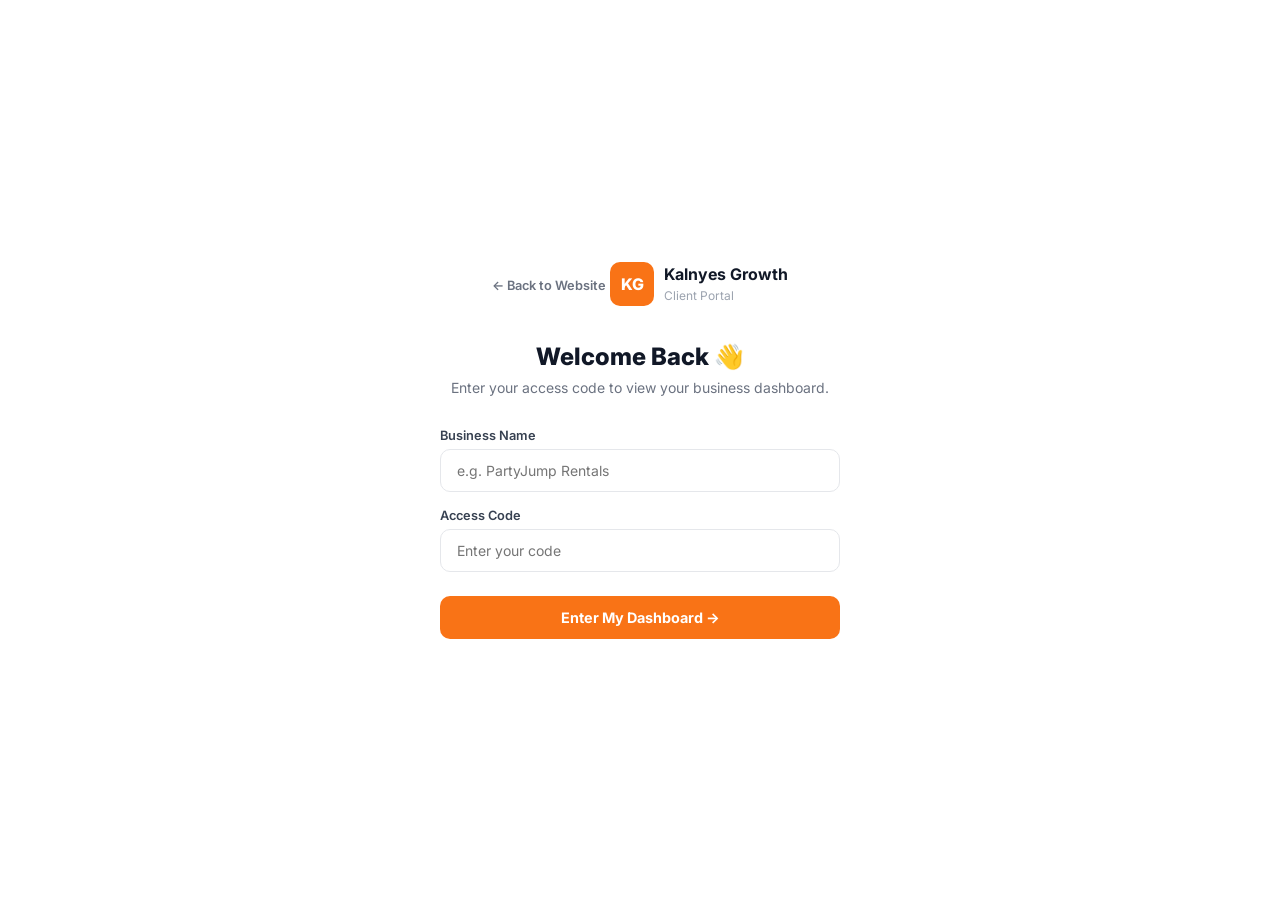
<file: portal.html>
<!DOCTYPE html>
<html lang="en">
<head>
  <meta charset="UTF-8" />
  <meta name="viewport" content="width=device-width, initial-scale=1.0" />
  <title>Client Portal | Kalnyes Growth</title>
  <link rel="preconnect" href="https://fonts.googleapis.com" />
  <link href="https://fonts.googleapis.com/css2?family=Inter:wght@400;500;600;700;800&display=swap" rel="stylesheet" />
  <style>
    *, *::before, *::after { box-sizing: border-box; margin: 0; padding: 0; }

    :root {
      --orange: #F97316;
      --dark: #111827;
      --gray-50: #F9FAFB;
      --gray-100: #F3F4F6;
      --gray-200: #E5E7EB;
      --gray-400: #9CA3AF;
      --gray-500: #6B7280;
      --gray-700: #374151;
      --white: #FFFFFF;
      --green: #16A34A;
      --green-bg: #F0FDF4;
      --red: #DC2626;
    }

    body {
      font-family: 'Inter', sans-serif;
      background: var(--gray-50);
      color: var(--dark);
      min-height: 100vh;
    }

    /* ===== LOGIN SCREEN ===== */
    .login-screen {
      min-height: 100vh;
      display: flex;
      align-items: center;
      justify-content: center;
      padding: 24px;
      background: var(--white);
    }
    .login-box {
      width: 100%;
      max-width: 400px;
      text-align: center;
    }
    .login-logo {
      display: inline-flex;
      align-items: center;
      gap: 10px;
      margin-bottom: 36px;
      text-decoration: none;
    }
    .login-badge {
      width: 44px; height: 44px;
      background: var(--orange);
      border-radius: 10px;
      display: flex; align-items: center; justify-content: center;
      color: white; font-weight: 800; font-size: 1rem;
    }
    .login-brand { text-align: left; }
    .login-brand-name { font-size: 1rem; font-weight: 700; color: var(--dark); display: block; }
    .login-brand-sub { font-size: 0.75rem; color: var(--gray-400); }
    .login-box h1 { font-size: 1.5rem; font-weight: 800; margin-bottom: 8px; }
    .login-box p { font-size: 0.875rem; color: var(--gray-500); margin-bottom: 32px; }
    .login-field { margin-bottom: 16px; text-align: left; }
    .login-field label { display: block; font-size: 0.8rem; font-weight: 600; color: var(--gray-700); margin-bottom: 6px; }
    .login-field input {
      width: 100%;
      padding: 12px 16px;
      border: 1.5px solid var(--gray-200);
      border-radius: 10px;
      font-size: 0.875rem;
      font-family: inherit;
      color: var(--dark);
      outline: none;
      transition: border-color 0.2s;
    }
    .login-field input:focus { border-color: var(--orange); }
    .login-btn {
      width: 100%;
      padding: 13px;
      background: var(--orange);
      color: white;
      border: none;
      border-radius: 10px;
      font-size: 0.9rem;
      font-weight: 700;
      font-family: inherit;
      cursor: pointer;
      margin-top: 8px;
      transition: opacity 0.2s;
    }
    .login-btn:hover { opacity: 0.9; }
    .login-error {
      display: none;
      background: #FEF2F2;
      border: 1px solid #FECACA;
      color: var(--red);
      font-size: 0.8rem;
      padding: 10px 14px;
      border-radius: 8px;
      margin-top: 12px;
    }

    /* ===== PORTAL ===== */
    .portal { display: none; }

    .portal-header {
      background: var(--white);
      border-bottom: 1px solid var(--gray-200);
      padding: 0 32px;
      height: 64px;
      display: flex;
      align-items: center;
      justify-content: space-between;
      position: sticky;
      top: 0;
      z-index: 10;
    }
    .portal-logo {
      display: flex;
      align-items: center;
      gap: 10px;
      text-decoration: none;
    }
    .portal-badge {
      width: 36px; height: 36px;
      background: var(--orange);
      border-radius: 8px;
      display: flex; align-items: center; justify-content: center;
      color: white; font-weight: 800; font-size: 0.85rem;
    }
    .portal-brand-name { font-size: 0.9rem; font-weight: 700; color: var(--dark); }
    .portal-brand-sub { font-size: 0.7rem; color: var(--gray-400); }
    .portal-header-right { display: flex; align-items: center; gap: 16px; }
    .portal-client-name { font-size: 0.85rem; font-weight: 600; color: var(--gray-700); }
    .logout-btn {
      padding: 7px 14px;
      border: 1.5px solid var(--gray-200);
      border-radius: 8px;
      background: transparent;
      font-size: 0.78rem;
      font-weight: 600;
      color: var(--gray-500);
      cursor: pointer;
      font-family: inherit;
      transition: all 0.2s;
    }
    .logout-btn:hover { border-color: var(--red); color: var(--red); }

    .portal-body { padding: 40px 32px 80px; max-width: 1100px; margin: 0 auto; }

    .portal-welcome { margin-bottom: 40px; }
    .portal-welcome h2 { font-size: 1.5rem; font-weight: 800; margin-bottom: 6px; }
    .portal-welcome p { font-size: 0.9rem; color: var(--gray-500); }

    /* Status bar */
    .status-bar {
      background: var(--green-bg);
      border: 1px solid #BBF7D0;
      border-radius: 12px;
      padding: 14px 20px;
      display: flex;
      align-items: center;
      gap: 10px;
      margin-bottom: 40px;
      font-size: 0.875rem;
      font-weight: 500;
      color: var(--green);
    }
    .status-dot {
      width: 8px; height: 8px;
      background: var(--green);
      border-radius: 50%;
      flex-shrink: 0;
      animation: pulse 2s infinite;
    }
    @keyframes pulse {
      0%, 100% { opacity: 1; }
      50% { opacity: 0.4; }
    }

    /* Section label */
    .section-label {
      font-size: 0.72rem;
      font-weight: 700;
      text-transform: uppercase;
      letter-spacing: 0.06em;
      color: var(--gray-400);
      margin-bottom: 16px;
    }

    /* Tool cards grid */
    .tools-grid {
      display: grid;
      grid-template-columns: repeat(auto-fill, minmax(280px, 1fr));
      gap: 16px;
      margin-bottom: 48px;
    }

    .tool-card {
      background: var(--white);
      border: 1.5px solid var(--gray-200);
      border-radius: 16px;
      padding: 24px;
      text-decoration: none;
      color: inherit;
      display: flex;
      flex-direction: column;
      gap: 12px;
      transition: all 0.2s;
      cursor: pointer;
    }
    .tool-card:hover {
      border-color: var(--orange);
      box-shadow: 0 4px 20px rgba(249,115,22,0.1);
      transform: translateY(-2px);
    }
    .tool-card-top { display: flex; align-items: flex-start; justify-content: space-between; gap: 12px; }
    .tool-icon {
      width: 44px; height: 44px;
      border-radius: 10px;
      display: flex; align-items: center; justify-content: center;
      font-size: 1.2rem;
      flex-shrink: 0;
    }
    .tool-arrow {
      font-size: 1rem;
      color: var(--gray-400);
      transition: transform 0.2s, color 0.2s;
    }
    .tool-card:hover .tool-arrow { transform: translate(2px, -2px); color: var(--orange); }
    .tool-name { font-size: 0.95rem; font-weight: 700; color: var(--dark); margin-bottom: 3px; }
    .tool-desc { font-size: 0.8rem; color: var(--gray-500); line-height: 1.5; }
    .tool-tag {
      display: inline-block;
      font-size: 0.7rem;
      font-weight: 600;
      padding: 3px 10px;
      border-radius: 20px;
      width: fit-content;
    }
    .tag-bookings { background: #EFF6FF; color: #2563EB; }
    .tag-email { background: #FFF7ED; color: var(--orange); }
    .tag-analytics { background: #F0FDF4; color: var(--green); }
    .tag-social { background: #F5F3FF; color: #7C3AED; }
    .tag-website { background: var(--gray-100); color: var(--gray-700); }

    /* Quick links */
    .quick-grid {
      display: grid;
      grid-template-columns: repeat(auto-fill, minmax(200px, 1fr));
      gap: 12px;
      margin-bottom: 48px;
    }
    .quick-btn {
      background: var(--white);
      border: 1.5px solid var(--gray-200);
      border-radius: 12px;
      padding: 14px 18px;
      display: flex;
      align-items: center;
      gap: 10px;
      text-decoration: none;
      font-size: 0.85rem;
      font-weight: 600;
      color: var(--gray-700);
      transition: all 0.2s;
      cursor: pointer;
    }
    .quick-btn:hover { border-color: var(--orange); color: var(--orange); background: #FFF7ED; }
    .quick-btn span { font-size: 1rem; }

    /* Help box */
    .help-box {
      background: var(--white);
      border: 1.5px solid var(--gray-200);
      border-radius: 16px;
      padding: 28px;
      display: flex;
      align-items: center;
      gap: 20px;
    }
    .help-icon { font-size: 2rem; flex-shrink: 0; }
    .help-box h4 { font-size: 0.95rem; font-weight: 700; margin-bottom: 4px; }
    .help-box p { font-size: 0.82rem; color: var(--gray-500); margin-bottom: 14px; }
    .help-cta {
      display: inline-block;
      padding: 9px 18px;
      background: var(--orange);
      color: white;
      border-radius: 8px;
      font-size: 0.82rem;
      font-weight: 700;
      text-decoration: none;
      transition: opacity 0.2s;
    }
    .help-cta:hover { opacity: 0.88; }

    @media (max-width: 600px) {
      .portal-header { padding: 0 16px; }
      .portal-body { padding: 24px 16px 60px; }
      .portal-client-name { display: none; }
      .tools-grid { grid-template-columns: 1fr; }
      .help-box { flex-direction: column; text-align: center; }
    }
  </style>
</head>
<body>

<!-- ===== LOGIN SCREEN ===== -->
<div class="login-screen" id="login-screen">
  <div class="login-box">
    <a href="index.html" style="display:inline-flex;align-items:center;gap:6px;font-size:0.8rem;font-weight:600;color:var(--gray-500);text-decoration:none;margin-bottom:32px;transition:color 0.2s;" onmouseover="this.style.color='var(--orange)'" onmouseout="this.style.color='var(--gray-500)'">
      ← Back to Website
    </a>
    <a class="login-logo">
      <div class="login-badge">KG</div>
      <div class="login-brand">
        <span class="login-brand-name">Kalnyes Growth</span>
        <span class="login-brand-sub">Client Portal</span>
      </div>
    </a>
    <h1>Welcome Back 👋</h1>
    <p>Enter your access code to view your business dashboard.</p>
    <div class="login-field">
      <label>Business Name</label>
      <input type="text" id="input-name" placeholder="e.g. PartyJump Rentals" />
    </div>
    <div class="login-field">
      <label>Access Code</label>
      <input type="password" id="input-code" placeholder="Enter your code" />
    </div>
    <button class="login-btn" onclick="handleLogin()">Enter My Dashboard →</button>
    <div class="login-error" id="login-error">Incorrect access code. Contact your Kalnyes Growth manager.</div>
  </div>
</div>

<!-- ===== CLIENT PORTAL ===== -->
<div class="portal" id="portal">

  <header class="portal-header">
    <div class="portal-logo">
      <div class="portal-badge">KG</div>
      <div>
        <div class="portal-brand-name">Kalnyes Growth</div>
        <div class="portal-brand-sub">Client Portal</div>
      </div>
    </div>
    <div class="portal-header-right">
      <span class="portal-client-name" id="display-name">—</span>
      <button class="logout-btn" onclick="handleLogout()">Log Out</button>
    </div>
  </header>

  <div class="portal-body">

    <div class="portal-welcome">
      <h2>Your Business Dashboard</h2>
      <p>Everything you need to run and grow your party rental business — all in one place.</p>
    </div>

    <div class="status-bar">
      <div class="status-dot"></div>
      Your website is live and running. All systems active.
    </div>

    <!-- MAIN TOOLS -->
    <div class="section-label">Your Tools</div>
    <div class="tools-grid">

      <a class="tool-card" href="https://app.booqable.com" target="_blank" rel="noopener">
        <div class="tool-card-top">
          <div class="tool-icon" style="background:#FFF7ED;">📦</div>
          <span class="tool-arrow">↗</span>
        </div>
        <div>
          <div class="tool-name">Bookings & Orders</div>
          <div class="tool-desc">See all your reservations, manage products, check availability, and track payments.</div>
        </div>
        <span class="tool-tag tag-bookings">Booqable</span>
      </a>

      <a class="tool-card" href="https://mailchimp.com/login" target="_blank" rel="noopener">
        <div class="tool-card-top">
          <div class="tool-icon" style="background:#FFF7ED;">📧</div>
          <span class="tool-arrow">↗</span>
        </div>
        <div>
          <div class="tool-name">Email & Leads</div>
          <div class="tool-desc">View your email subscriber list, see who signed up, and check your automated campaigns.</div>
        </div>
        <span class="tool-tag tag-email">Mailchimp</span>
      </a>

      <a class="tool-card" href="https://analytics.google.com" target="_blank" rel="noopener">
        <div class="tool-card-top">
          <div class="tool-icon" style="background:#F0FDF4;">📊</div>
          <span class="tool-arrow">↗</span>
        </div>
        <div>
          <div class="tool-name">Website Traffic</div>
          <div class="tool-desc">See how many people visited your site, where they came from, and what pages they viewed.</div>
        </div>
        <span class="tool-tag tag-analytics">Google Analytics</span>
      </a>

      <a class="tool-card" href="https://business.google.com" target="_blank" rel="noopener">
        <div class="tool-card-top">
          <div class="tool-icon" style="background:#F0FDF4;">📍</div>
          <span class="tool-arrow">↗</span>
        </div>
        <div>
          <div class="tool-name">Google Business Profile</div>
          <div class="tool-desc">Manage your Google listing, respond to reviews, and update your business info.</div>
        </div>
        <span class="tool-tag tag-analytics">Google</span>
      </a>

      <a class="tool-card" href="https://www.facebook.com/login" target="_blank" rel="noopener">
        <div class="tool-card-top">
          <div class="tool-icon" style="background:#EFF6FF;">📱</div>
          <span class="tool-arrow">↗</span>
        </div>
        <div>
          <div class="tool-name">Facebook & Instagram</div>
          <div class="tool-desc">Manage your social pages, respond to messages, and check your post performance.</div>
        </div>
        <span class="tool-tag tag-social">Meta</span>
      </a>

      <a class="tool-card" href="#" target="_blank" rel="noopener" id="website-link">
        <div class="tool-card-top">
          <div class="tool-icon" style="background:var(--gray-100);">🌐</div>
          <span class="tool-arrow">↗</span>
        </div>
        <div>
          <div class="tool-name">Your Website</div>
          <div class="tool-desc">View your live website as your customers see it. Share this link to get more bookings.</div>
        </div>
        <span class="tool-tag tag-website">Live Site</span>
      </a>

    </div>

    <!-- QUICK ACTIONS -->
    <div class="section-label">Quick Actions</div>
    <div class="quick-grid">
      <a class="quick-btn" href="https://app.booqable.com" target="_blank"><span>➕</span> Add a New Product</a>
      <a class="quick-btn" href="https://app.booqable.com" target="_blank"><span>📅</span> View Today's Bookings</a>
      <a class="quick-btn" href="https://business.google.com" target="_blank"><span>⭐</span> Respond to Reviews</a>
      <a class="quick-btn" href="https://mailchimp.com/login" target="_blank"><span>📨</span> Send an Email Blast</a>
      <a class="quick-btn" href="https://analytics.google.com" target="_blank"><span>📈</span> Check This Week's Traffic</a>
      <a class="quick-btn" href="https://www.facebook.com" target="_blank"><span>💬</span> Check Messages</a>
    </div>

    <!-- HELP -->
    <div class="help-box">
      <div class="help-icon">🙋</div>
      <div>
        <h4>Need help with anything?</h4>
        <p>Your Kalnyes Growth manager is here. Whether it's updating your site, adding products, or fixing something — just reach out and we'll handle it fast.</p>
        <a href="mailto:jessyt440@gmail.com" class="help-cta">Contact Your Manager →</a>
      </div>
    </div>

  </div>
</div>

<script>
  // ===== CLIENT CREDENTIALS =====
  // Add each client: { name: 'Display Name', code: 'their-password', website: 'https://...' }
  const clients = [
    { name: 'PartyJump Rentals',       code: 'partyjump2024',  website: 'https://partyjumprentals.com' },
    { name: 'Bounce World',            code: 'bounceworld2024', website: 'https://bounceworld.com' },
    // Add more clients here
  ];

  function handleLogin() {
    const nameInput = document.getElementById('input-name').value.trim().toLowerCase();
    const codeInput = document.getElementById('input-code').value.trim();
    const error = document.getElementById('login-error');

    const match = clients.find(c =>
      c.name.toLowerCase() === nameInput && c.code === codeInput
    );

    if (match) {
      error.style.display = 'none';
      document.getElementById('login-screen').style.display = 'none';
      document.getElementById('portal').style.display = 'block';
      document.getElementById('display-name').textContent = match.name;
      document.getElementById('website-link').href = match.website;
      sessionStorage.setItem('kg-client', JSON.stringify(match));
    } else {
      error.style.display = 'block';
    }
  }

  function handleLogout() {
    sessionStorage.removeItem('kg-client');
    document.getElementById('portal').style.display = 'none';
    document.getElementById('login-screen').style.display = 'flex';
    document.getElementById('input-code').value = '';
  }

  // Stay logged in during same browser session
  const saved = sessionStorage.getItem('kg-client');
  if (saved) {
    const client = JSON.parse(saved);
    document.getElementById('login-screen').style.display = 'none';
    document.getElementById('portal').style.display = 'block';
    document.getElementById('display-name').textContent = client.name;
    document.getElementById('website-link').href = client.website;
  }

  // Allow Enter key on password field
  document.addEventListener('DOMContentLoaded', () => {
    document.getElementById('input-code').addEventListener('keydown', e => {
      if (e.key === 'Enter') handleLogin();
    });
  });
</script>
</body>
</html>
</file>
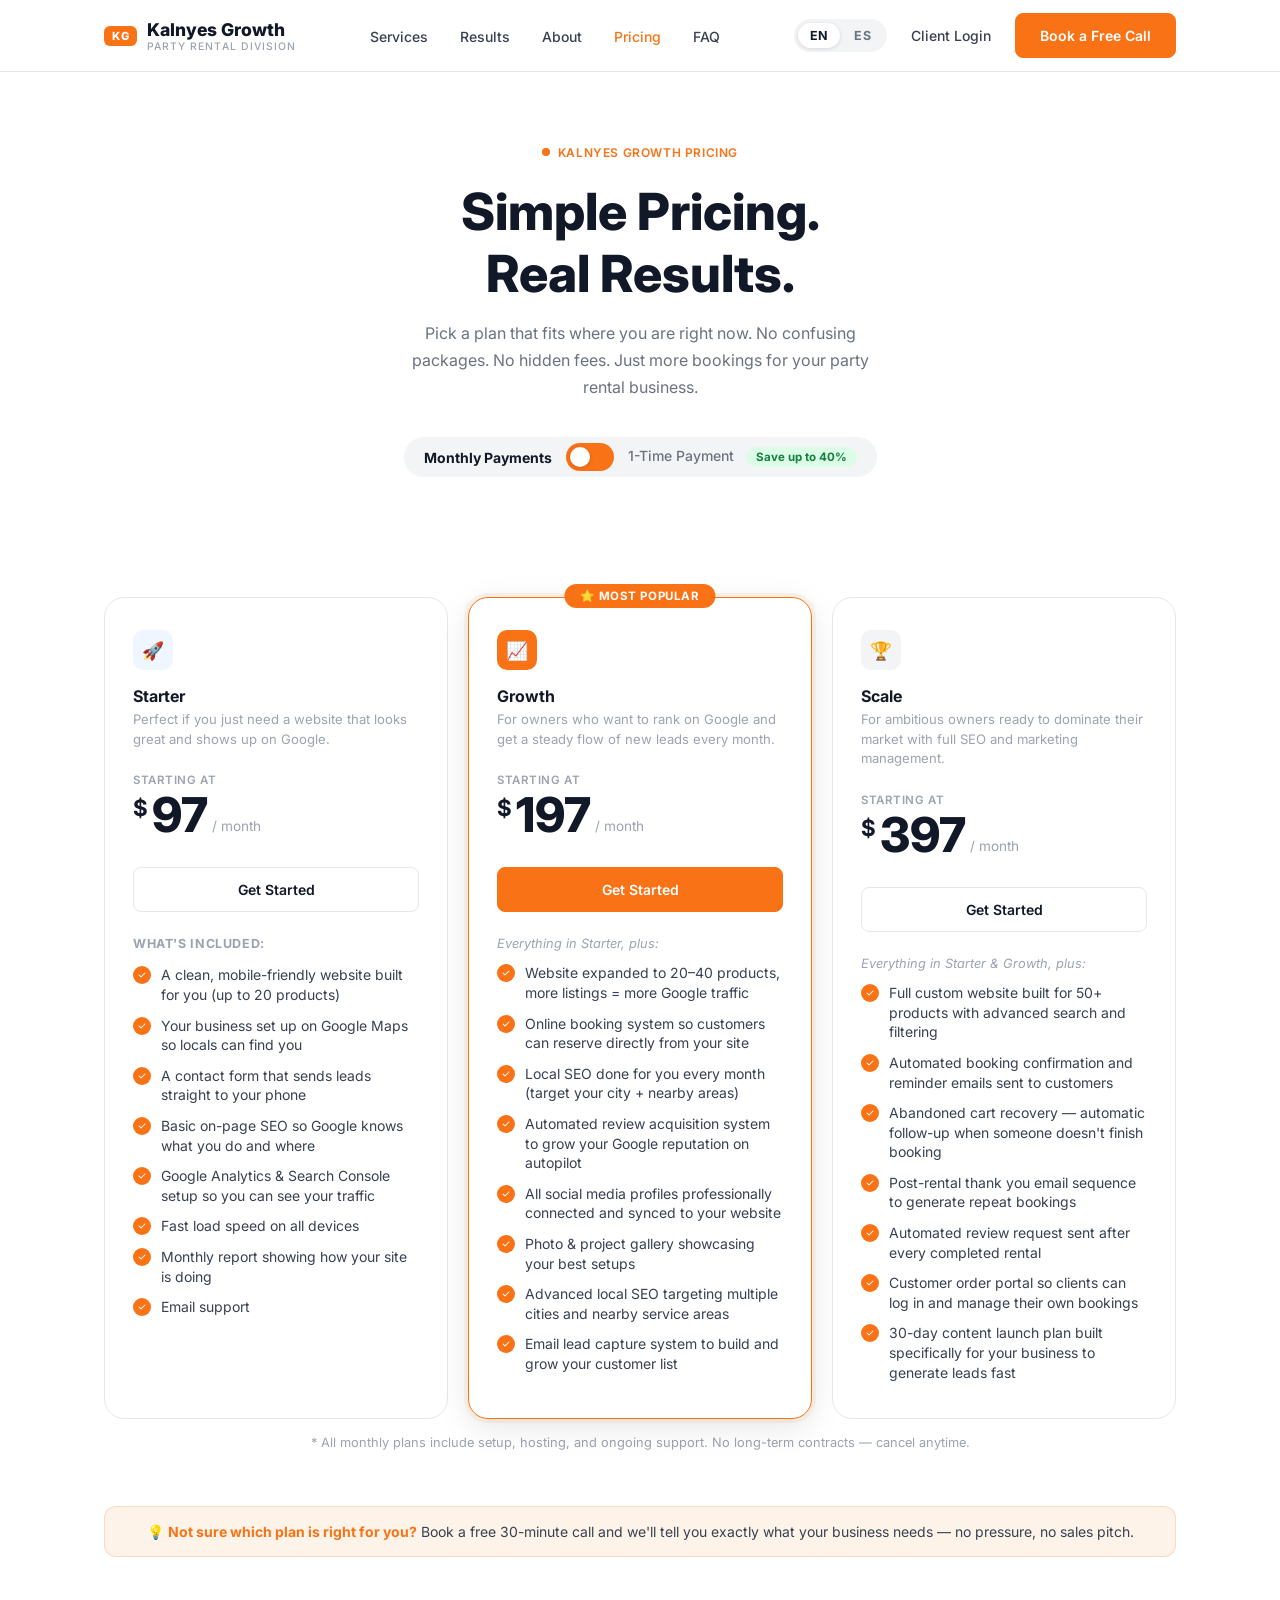
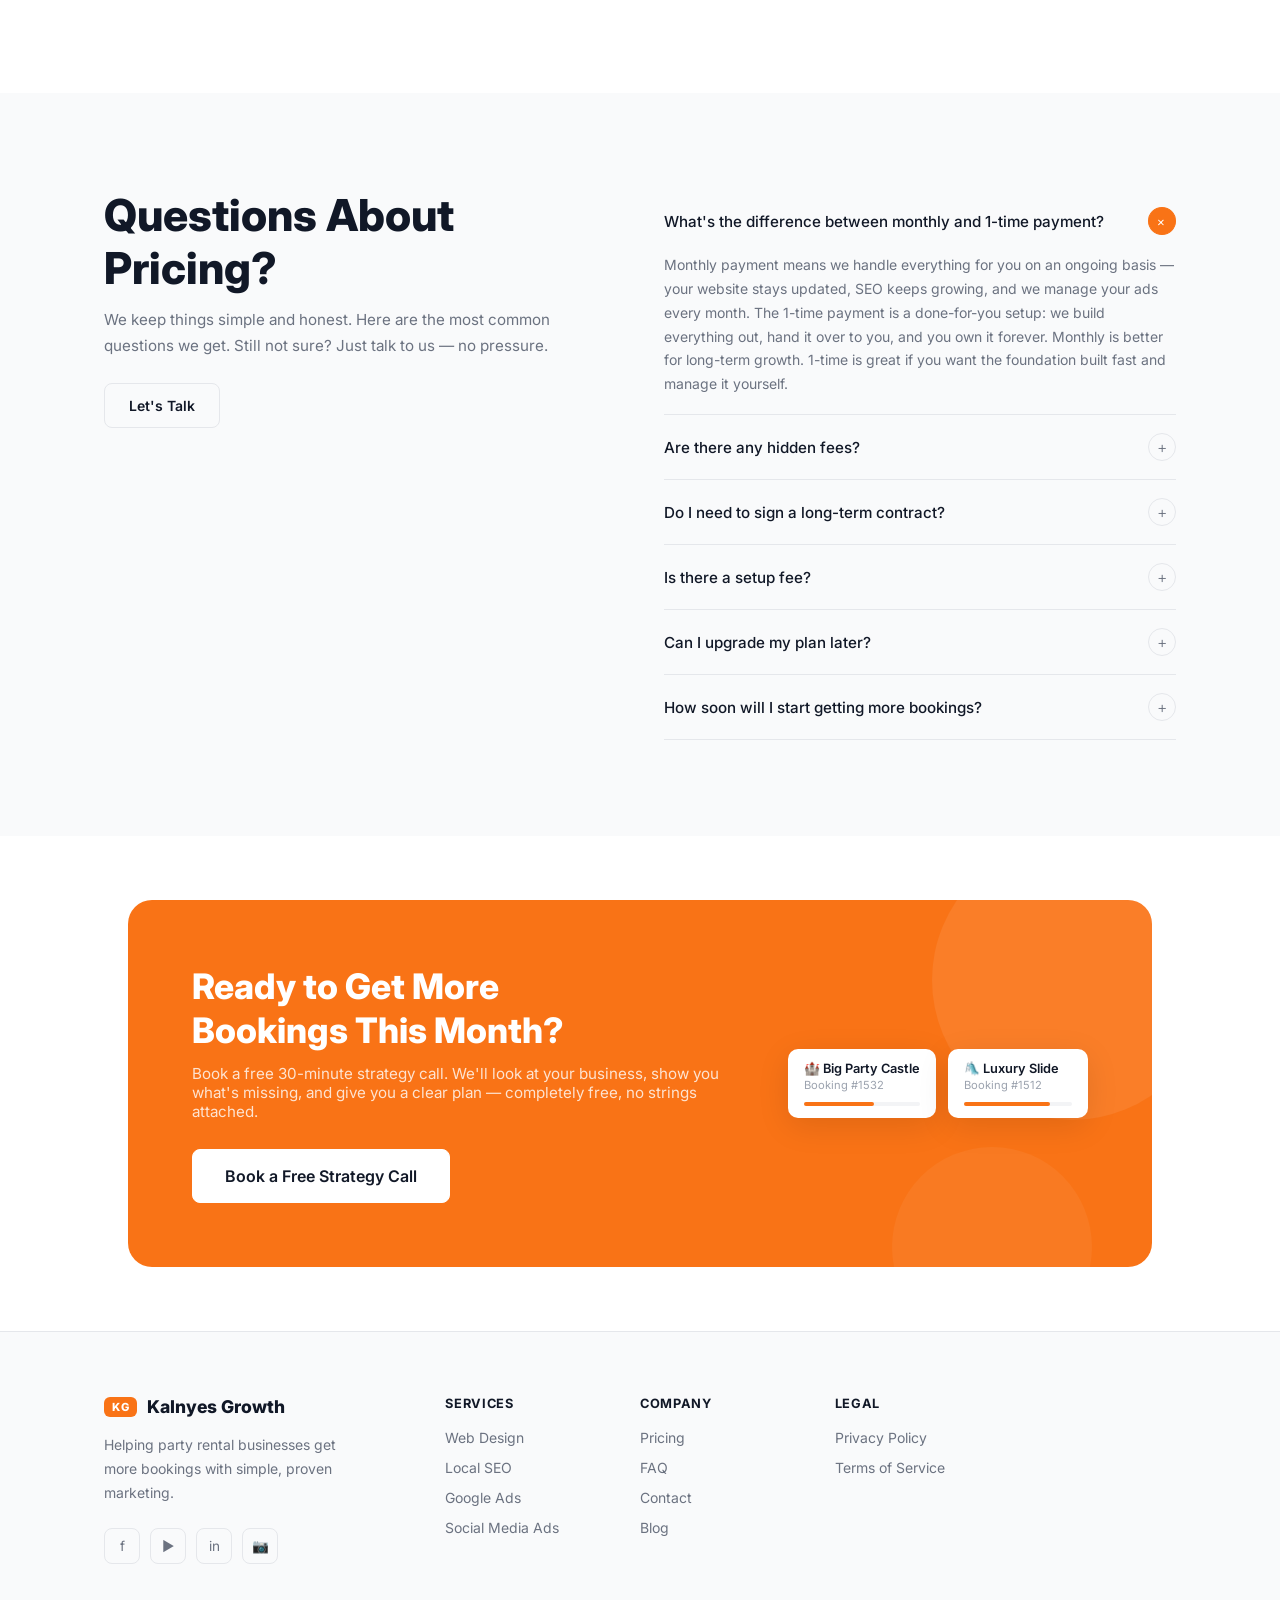
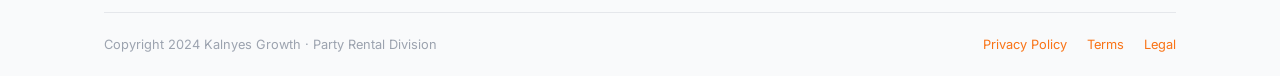
<file: pricing.html>
<!DOCTYPE html>
<html lang="en">
<head>
  <meta charset="UTF-8" />
  <meta name="viewport" content="width=device-width, initial-scale=1.0" />
  <title>Pricing | Kalnyes Growth — Party Rental Marketing</title>
  <meta name="description" content="Simple, honest pricing for party rental marketing. Choose monthly or pay once. No hidden fees." />
  <link rel="preconnect" href="https://fonts.googleapis.com" />
  <link rel="preconnect" href="https://fonts.gstatic.com" crossorigin />
  <link href="https://fonts.googleapis.com/css2?family=Inter:wght@300;400;500;600;700;800;900&display=swap" rel="stylesheet" />
  <style>
:root {
  --orange: #F97316;
  --orange-dark: #EA6C0A;
  --orange-light: #FFF7ED;
  --orange-bg: #FEF3E8;
  --dark: #111827;
  --gray-900: #1F2937;
  --gray-700: #374151;
  --gray-500: #6B7280;
  --gray-400: #9CA3AF;
  --gray-200: #E5E7EB;
  --gray-100: #F3F4F6;
  --gray-50: #F9FAFB;
  --white: #FFFFFF;
  --radius: 16px;
  --radius-sm: 8px;
  --nav-h: 72px;
  --shadow: 0 1px 3px rgba(0,0,0,0.08), 0 4px 16px rgba(0,0,0,0.06);
  --shadow-lg: 0 8px 32px rgba(0,0,0,0.10);
}

*, *::before, *::after { margin: 0; padding: 0; box-sizing: border-box; }
html { scroll-behavior: smooth; }
body { font-family: 'Inter', sans-serif; color: var(--dark); background: var(--white); -webkit-font-smoothing: antialiased; }
a { text-decoration: none; color: inherit; }
ul { list-style: none; }
img { max-width: 100%; display: block; }

/* ===== UTILS ===== */
.container { max-width: 1120px; margin: 0 auto; padding: 0 24px; }
.section { padding: 96px 0; }
.section-sm { padding: 64px 0; }
.tag {
  display: inline-flex;
  align-items: center;
  gap: 8px;
  font-size: 0.75rem;
  font-weight: 600;
  letter-spacing: 0.05em;
  text-transform: uppercase;
  color: var(--orange);
  margin-bottom: 20px;
}
.tag::before {
  content: '';
  width: 8px; height: 8px;
  background: var(--orange);
  border-radius: 50%;
  flex-shrink: 0;
}
.section-heading {
  font-size: clamp(2rem, 4vw, 2.75rem);
  font-weight: 800;
  line-height: 1.2;
  color: var(--dark);
  margin-bottom: 16px;
}
.section-sub {
  font-size: 1rem;
  color: var(--gray-500);
  line-height: 1.7;
  max-width: 520px;
}
.check-list { display: flex; flex-direction: column; gap: 12px; margin: 24px 0; }
.check-list li {
  display: flex;
  align-items: center;
  gap: 10px;
  font-size: 0.95rem;
  color: var(--gray-700);
}
.check-list li::before {
  content: '';
  width: 20px; height: 20px;
  background: var(--orange) url("data:image/svg+xml,%3Csvg xmlns='http://www.w3.org/2000/svg' viewBox='0 0 20 20' fill='white'%3E%3Cpath fill-rule='evenodd' d='M16.707 5.293a1 1 0 010 1.414l-8 8a1 1 0 01-1.414 0l-4-4a1 1 0 011.414-1.414L8 12.586l7.293-7.293a1 1 0 011.414 0z' clip-rule='evenodd'/%3E%3C/svg%3E") center/12px no-repeat;
  border-radius: 50%;
  flex-shrink: 0;
}

/* Buttons */
.btn {
  display: inline-flex;
  align-items: center;
  gap: 8px;
  padding: 13px 24px;
  font-family: 'Inter', sans-serif;
  font-size: 0.875rem;
  font-weight: 600;
  border-radius: var(--radius-sm);
  cursor: pointer;
  transition: all 0.2s ease;
  border: 1.5px solid transparent;
  white-space: nowrap;
}
.btn-orange {
  background: var(--orange);
  color: var(--white);
  border-color: var(--orange);
}
.btn-orange:hover { background: var(--orange-dark); border-color: var(--orange-dark); transform: translateY(-1px); box-shadow: 0 4px 12px rgba(249,115,22,0.35); }
.btn-outline {
  background: transparent;
  color: var(--dark);
  border-color: var(--gray-200);
}
.btn-outline:hover { border-color: var(--gray-400); background: var(--gray-50); }
.btn-white {
  background: var(--white);
  color: var(--dark);
  border-color: var(--white);
}
.btn-white:hover { background: var(--gray-100); }
.btn-lg { padding: 16px 32px; font-size: 1rem; }

/* ===== NAVBAR ===== */
.navbar {
  position: fixed;
  top: 0; left: 0; right: 0;
  z-index: 100;
  height: var(--nav-h);
  background: rgba(255,255,255,0.95);
  backdrop-filter: blur(12px);
  border-bottom: 1px solid var(--gray-200);
  transition: box-shadow 0.2s;
}
.navbar.scrolled { box-shadow: var(--shadow); }
.nav-inner {
  display: flex;
  align-items: center;
  justify-content: space-between;
  height: 100%;
  max-width: 1120px;
  margin: 0 auto;
  padding: 0 24px;
}
.nav-logo {
  display: flex;
  align-items: center;
  gap: 10px;
  font-weight: 800;
  font-size: 1.1rem;
  color: var(--dark);
}
.nav-logo-badge {
  background: var(--orange);
  color: var(--white);
  font-size: 0.7rem;
  font-weight: 800;
  padding: 3px 8px;
  border-radius: 6px;
  letter-spacing: 0.05em;
}
.nav-logo-text { color: var(--dark); }
.nav-logo-sub { font-size: 0.65rem; font-weight: 500; color: var(--gray-400); letter-spacing: 0.1em; text-transform: uppercase; display: block; line-height: 1; margin-top: 2px; }
.nav-links {
  display: flex;
  align-items: center;
  gap: 4px;
}
.nav-links a {
  padding: 8px 14px;
  font-size: 0.875rem;
  font-weight: 500;
  color: var(--gray-700);
  border-radius: var(--radius-sm);
  transition: all 0.15s;
}
.nav-links a:hover { color: var(--dark); background: var(--gray-100); }
.nav-links a.active { color: var(--orange); }
.nav-actions { display: flex; align-items: center; gap: 10px; }
.nav-login { font-size: 0.875rem; font-weight: 500; color: var(--gray-700); padding: 8px 14px; }
.nav-login:hover { color: var(--dark); }

/* Mobile */
.nav-hamburger { display: none; flex-direction: column; gap: 4px; cursor: pointer; padding: 8px; }
.nav-hamburger span { width: 22px; height: 2px; background: var(--dark); border-radius: 2px; transition: all 0.3s; }
.mobile-menu {
  display: none;
  position: fixed;
  top: var(--nav-h); left: 0; right: 0;
  background: var(--white);
  border-bottom: 1px solid var(--gray-200);
  padding: 16px 24px 24px;
  flex-direction: column;
  gap: 4px;
  z-index: 99;
  box-shadow: var(--shadow-lg);
}
.mobile-menu.open { display: flex; }
.mobile-menu a { padding: 12px 16px; font-size: 0.95rem; font-weight: 500; color: var(--gray-700); border-radius: var(--radius-sm); }
.mobile-menu a:hover { background: var(--gray-100); color: var(--dark); }
.mobile-menu .btn { margin-top: 8px; justify-content: center; }

/* ===== HERO ===== */
.hero {
  padding-top: var(--nav-h);
  min-height: 100vh;
  display: flex;
  align-items: center;
  background: var(--white);
  overflow: hidden;
  position: relative;
}
.hero-grid {
  display: grid;
  grid-template-columns: 1fr 1fr;
  gap: 64px;
  align-items: center;
  padding: 80px 0;
}
.hero-left { position: relative; z-index: 1; }
.hero-stars {
  display: flex;
  align-items: center;
  gap: 12px;
  margin-top: 32px;
}
.hero-avatars {
  display: flex;
}
.hero-avatar {
  width: 36px; height: 36px;
  border-radius: 50%;
  border: 2px solid var(--white);
  background: var(--gray-200);
  display: flex;
  align-items: center;
  justify-content: center;
  font-size: 1rem;
  margin-left: -8px;
  overflow: hidden;
}
.hero-avatar:first-child { margin-left: 0; }
.stars-text { font-size: 0.82rem; color: var(--gray-500); }
.stars-text strong { color: var(--dark); }
.star-icons { color: var(--orange); font-size: 0.85rem; letter-spacing: 1px; }

.hero-right {
  position: relative;
  display: flex;
  justify-content: center;
  align-items: center;
}
.hero-mockup {
  width: 100%;
  max-width: 520px;
  position: relative;
}
.hero-img-placeholder {
  width: 100%;
  aspect-ratio: 4/3;
  background: linear-gradient(135deg, var(--gray-100) 0%, var(--orange-bg) 100%);
  border-radius: var(--radius);
  display: flex;
  align-items: center;
  justify-content: center;
  font-size: 5rem;
  position: relative;
  overflow: hidden;
}
/* Floating stat cards */
.stat-card {
  position: absolute;
  background: var(--white);
  border-radius: 12px;
  box-shadow: var(--shadow-lg);
  padding: 12px 16px;
  display: flex;
  align-items: center;
  gap: 10px;
  font-size: 0.8rem;
  white-space: nowrap;
}
.stat-card-icon {
  width: 34px; height: 34px;
  background: var(--orange);
  border-radius: 8px;
  display: flex;
  align-items: center;
  justify-content: center;
  font-size: 1rem;
  color: white;
  flex-shrink: 0;
}
.stat-card-label { color: var(--gray-400); font-size: 0.72rem; }
.stat-card-value { font-weight: 700; color: var(--dark); font-size: 1rem; line-height: 1.2; }
.stat-card.card-top { top: -20px; right: 20px; }
.stat-card.card-mid { bottom: 60px; left: -20px; }
.stat-pill {
  position: absolute;
  top: 20px;
  left: -10px;
  background: var(--orange);
  color: var(--white);
  border-radius: 20px;
  padding: 6px 14px;
  font-size: 0.75rem;
  font-weight: 600;
  display: flex;
  align-items: center;
  gap: 6px;
  box-shadow: var(--shadow);
}
.stat-pill::before { content: '●'; font-size: 0.5rem; }

/* ===== FEATURE SECTIONS (alternating) ===== */
.feature-section { padding: 64px 0; }
.feature-row {
  display: grid;
  grid-template-columns: 1fr 1fr;
  gap: 80px;
  align-items: center;
}
.feature-row.reverse { direction: rtl; }
.feature-row.reverse > * { direction: ltr; }
.feature-icon {
  width: 52px; height: 52px;
  background: var(--orange);
  border-radius: 12px;
  display: flex;
  align-items: center;
  justify-content: center;
  font-size: 1.4rem;
  margin-bottom: 20px;
}
.feature-title { font-size: clamp(1.6rem, 3vw, 2.2rem); font-weight: 800; margin-bottom: 12px; }
.feature-desc { font-size: 0.95rem; color: var(--gray-500); line-height: 1.7; margin-bottom: 8px; }
.learn-more-btn {
  display: inline-flex;
  align-items: center;
  gap: 6px;
  margin-top: 20px;
  padding: 10px 20px;
  border: 1.5px solid var(--gray-200);
  border-radius: var(--radius-sm);
  font-size: 0.875rem;
  font-weight: 500;
  color: var(--dark);
  transition: all 0.2s;
}
.learn-more-btn:hover { border-color: var(--orange); color: var(--orange); }
.feature-visual {
  background: var(--gray-100);
  border-radius: var(--radius);
  aspect-ratio: 4/3;
  display: flex;
  align-items: center;
  justify-content: center;
  font-size: 4rem;
  overflow: hidden;
  position: relative;
}
/* Mock UI inside feature visual */
.mock-card {
  background: var(--white);
  border-radius: 12px;
  box-shadow: var(--shadow-lg);
  padding: 20px;
  width: 85%;
  position: absolute;
}
.mock-invoice { font-size: 0.8rem; }
.mock-invoice .inv-number { font-weight: 700; font-size: 0.95rem; margin-bottom: 6px; }
.mock-invoice .inv-badge { display: inline-block; background: #DCFCE7; color: #16A34A; font-size: 0.65rem; font-weight: 600; padding: 2px 8px; border-radius: 20px; margin-bottom: 12px; }
.mock-invoice .inv-line { display: flex; justify-content: space-between; padding: 6px 0; border-bottom: 1px solid var(--gray-100); font-size: 0.8rem; color: var(--gray-500); }
.mock-invoice .inv-sig { margin-top: 16px; padding-top: 12px; border-top: 1px dashed var(--gray-200); font-size: 0.75rem; color: var(--gray-400); }
.mock-cal { font-size: 0.75rem; }
.mock-cal-header { display: flex; justify-content: space-between; align-items: center; margin-bottom: 10px; font-weight: 600; font-size: 0.85rem; }
.mock-cal-grid { display: grid; grid-template-columns: repeat(7, 1fr); gap: 4px; text-align: center; }
.mock-cal-day { padding: 5px; border-radius: 6px; font-size: 0.72rem; color: var(--gray-400); }
.mock-cal-day.active { background: var(--orange); color: white; font-weight: 600; border-radius: 6px; }
.mock-cal-day.booked { background: var(--orange-bg); color: var(--orange); font-weight: 500; }

/* ===== MORE FEATURES GRID ===== */
.more-features-grid {
  display: grid;
  grid-template-columns: repeat(3, 1fr);
  gap: 40px;
  margin-top: 64px;
}
.more-feature-item { text-align: center; }
.more-feature-icon {
  width: 44px; height: 44px;
  margin: 0 auto 16px;
  display: flex;
  align-items: center;
  justify-content: center;
  font-size: 1.4rem;
}
.more-feature-item h4 { font-size: 1rem; font-weight: 700; margin-bottom: 8px; }
.more-feature-item p { font-size: 0.875rem; color: var(--gray-500); line-height: 1.6; }

/* ===== BENEFITS ===== */
.benefits-wrap {
  background: var(--gray-50);
  border-radius: 24px;
  padding: 60px;
}
.benefits-intro {
  display: grid;
  grid-template-columns: 1fr 1fr;
  gap: 48px;
  margin-bottom: 48px;
  align-items: start;
}
.benefits-intro .section-heading { margin-bottom: 0; }
.benefit-card {
  background: var(--white);
  border-radius: var(--radius);
  padding: 32px;
  box-shadow: var(--shadow);
  display: grid;
  grid-template-columns: 1fr 1fr;
  gap: 32px;
  align-items: center;
  margin-bottom: 16px;
}
.benefit-card:last-child { margin-bottom: 0; }
.benefit-icon {
  width: 44px; height: 44px;
  background: var(--orange);
  border-radius: 10px;
  display: flex; align-items: center; justify-content: center;
  font-size: 1.2rem;
  margin-bottom: 16px;
}
.benefit-card h3 { font-size: 1.4rem; font-weight: 800; line-height: 1.3; margin-bottom: 12px; }
.benefit-card p { font-size: 0.875rem; color: var(--gray-500); line-height: 1.7; margin-bottom: 12px; }
.benefit-img {
  border-radius: 12px;
  overflow: hidden;
  aspect-ratio: 4/3;
  background: var(--gray-200);
  display: flex;
  align-items: center;
  justify-content: center;
  font-size: 3rem;
}

/* ===== STATS ===== */
.stats-grid {
  display: grid;
  grid-template-columns: 1fr 1fr;
  gap: 48px;
  align-items: center;
}
.stat-items { display: flex; flex-direction: column; gap: 16px; }
.stat-item {
  display: flex;
  align-items: center;
  gap: 16px;
  background: var(--white);
  border: 1px solid var(--gray-200);
  border-radius: 12px;
  padding: 16px 20px;
  box-shadow: var(--shadow);
}
.stat-item-icon {
  width: 42px; height: 42px;
  background: var(--orange);
  border-radius: 10px;
  display: flex; align-items: center; justify-content: center;
  font-size: 1.1rem;
  flex-shrink: 0;
}
.stat-item-value { font-size: 1.5rem; font-weight: 800; line-height: 1; }
.stat-item-label { font-size: 0.8rem; color: var(--gray-400); }
.stat-bar { height: 4px; background: var(--gray-100); border-radius: 2px; margin-top: 8px; width: 100%; }
.stat-bar-fill { height: 100%; background: var(--orange); border-radius: 2px; }
.stats-text .section-heading { margin-bottom: 16px; }

/* ===== FAQ ===== */
.faq-grid {
  display: grid;
  grid-template-columns: 1fr 1fr;
  gap: 48px;
  align-items: start;
}
.faq-left .section-heading { margin-bottom: 12px; }
.faq-left p { font-size: 0.95rem; color: var(--gray-500); line-height: 1.7; margin-bottom: 24px; }
.faq-items { display: flex; flex-direction: column; gap: 0; }
.faq-item {
  border-bottom: 1px solid var(--gray-200);
}
.faq-question {
  display: flex;
  justify-content: space-between;
  align-items: center;
  padding: 18px 0;
  cursor: pointer;
  font-size: 0.95rem;
  font-weight: 500;
  color: var(--dark);
  gap: 16px;
  user-select: none;
}
.faq-question:hover { color: var(--orange); }
.faq-toggle {
  width: 28px; height: 28px;
  border: 1.5px solid var(--gray-200);
  border-radius: 50%;
  display: flex; align-items: center; justify-content: center;
  font-size: 1rem;
  font-weight: 300;
  flex-shrink: 0;
  transition: all 0.2s;
  color: var(--gray-500);
}
.faq-item.open .faq-toggle { background: var(--orange); border-color: var(--orange); color: white; transform: rotate(45deg); }
.faq-answer {
  font-size: 0.875rem;
  color: var(--gray-500);
  line-height: 1.7;
  padding-bottom: 18px;
  display: none;
}
.faq-item.open .faq-answer { display: block; }

/* ===== CTA BANNER ===== */
.cta-banner {
  background: var(--orange);
  border-radius: 24px;
  padding: 64px;
  margin: 0 24px;
  display: grid;
  grid-template-columns: 1fr auto;
  gap: 40px;
  align-items: center;
  position: relative;
  overflow: hidden;
}
.cta-banner::before {
  content: '';
  position: absolute;
  right: -60px; top: -60px;
  width: 280px; height: 280px;
  background: rgba(255,255,255,0.08);
  border-radius: 50%;
}
.cta-banner::after {
  content: '';
  position: absolute;
  right: 60px; bottom: -80px;
  width: 200px; height: 200px;
  background: rgba(255,255,255,0.05);
  border-radius: 50%;
}
.cta-mock-preview {
  display: flex;
  gap: 12px;
  position: relative;
  z-index: 1;
}
.cta-mock-card {
  background: var(--white);
  border-radius: 10px;
  padding: 12px 16px;
  min-width: 140px;
  box-shadow: var(--shadow-lg);
}
.cta-mock-card .prod-name { font-size: 0.8rem; font-weight: 600; margin-bottom: 2px; }
.cta-mock-card .prod-id { font-size: 0.7rem; color: var(--gray-400); }
.cta-mock-card .prod-bar { height: 4px; background: var(--gray-100); border-radius: 2px; margin-top: 10px; }
.cta-mock-card .prod-bar-fill { height: 100%; background: var(--orange); border-radius: 2px; width: 60%; }
.cta-banner-text { position: relative; z-index: 1; }
.cta-banner-text h2 { font-size: clamp(1.6rem, 3vw, 2.2rem); font-weight: 800; color: var(--white); margin-bottom: 12px; line-height: 1.25; }
.cta-banner-text p { font-size: 0.95rem; color: rgba(255,255,255,0.8); margin-bottom: 28px; }
.cta-banner-actions { display: flex; gap: 12px; flex-wrap: wrap; position: relative; z-index: 1; }

/* ===== FOOTER ===== */
.footer {
  background: var(--gray-50);
  border-top: 1px solid var(--gray-200);
  padding: 64px 0 0;
}
.footer-grid {
  display: grid;
  grid-template-columns: 2fr 1fr 1fr 1fr 1fr;
  gap: 48px;
  padding-bottom: 48px;
  border-bottom: 1px solid var(--gray-200);
}
.footer-brand p { font-size: 0.875rem; color: var(--gray-500); line-height: 1.7; margin: 16px 0 24px; max-width: 260px; }
.footer-social { display: flex; gap: 10px; }
.social-btn {
  width: 36px; height: 36px;
  border: 1px solid var(--gray-200);
  border-radius: 8px;
  display: flex; align-items: center; justify-content: center;
  font-size: 0.85rem;
  color: var(--gray-500);
  transition: all 0.2s;
}
.social-btn:hover { border-color: var(--orange); color: var(--orange); background: var(--orange-light); }
.footer-col h4 { font-size: 0.8rem; font-weight: 700; color: var(--dark); margin-bottom: 16px; text-transform: uppercase; letter-spacing: 0.05em; }
.footer-col ul li { margin-bottom: 10px; }
.footer-col ul li a { font-size: 0.875rem; color: var(--gray-500); transition: color 0.15s; }
.footer-col ul li a:hover { color: var(--orange); }
.footer-bottom {
  padding: 24px 0;
  display: flex;
  justify-content: space-between;
  align-items: center;
  flex-wrap: wrap;
  gap: 12px;
  font-size: 0.8rem;
  color: var(--gray-400);
}
.footer-bottom a { color: var(--orange); }
.footer-bottom-links { display: flex; gap: 20px; }

/* ===== LANGUAGE TOGGLE ===== */
.lang-toggle {
  display: inline-flex;
  align-items: center;
  gap: 2px;
  background: var(--gray-100);
  border-radius: 100px;
  padding: 4px;
}
.lang-btn {
  padding: 5px 12px;
  border-radius: 100px;
  border: none;
  background: transparent;
  font-size: 0.78rem;
  font-weight: 700;
  color: var(--gray-500);
  cursor: pointer;
  transition: all 0.2s;
  letter-spacing: 0.03em;
  font-family: inherit;
}
.lang-btn.active {
  background: var(--white);
  color: var(--dark);
  box-shadow: 0 1px 4px rgba(0,0,0,0.12);
}
.lang-btn:hover:not(.active) { color: var(--dark); }

/* Lang toggle inside mobile menu */
.mobile-menu .lang-toggle {
  margin: 8px auto 4px;
  width: fit-content;
  padding: 5px;
}
.mobile-menu .lang-btn {
  padding: 8px 22px;
  font-size: 0.85rem;
}

/* ===== RESPONSIVE ===== */
@media (max-width: 1024px) {
  .benefits-intro { grid-template-columns: 1fr; gap: 24px; }
  .footer-grid { grid-template-columns: 1fr 1fr 1fr; }
  .cta-banner { grid-template-columns: 1fr; }
  .cta-mock-preview { display: none; }
}
@media (max-width: 768px) {
  .nav-links, .nav-actions { display: none; }
  .nav-hamburger { display: flex; }
  .hero-grid, .feature-row, .stats-grid, .faq-grid { grid-template-columns: 1fr; gap: 40px; }
  .feature-row.reverse { direction: ltr; }
  .section { padding: 64px 0; }
  .benefits-wrap { padding: 32px 24px; }
  .benefit-card { grid-template-columns: 1fr; gap: 24px; }
  .more-features-grid { grid-template-columns: 1fr 1fr; }
  .footer-grid { grid-template-columns: 1fr 1fr; }
  .cta-banner { padding: 40px 32px; margin: 0 16px; }
  .hero-right { display: none; }
}
@media (max-width: 480px) {
  .more-features-grid { grid-template-columns: 1fr; }
  .footer-grid { grid-template-columns: 1fr; }
  .hero-grid { padding: 48px 0; }
}
  </style>
  <style>
.pricing-hero {
      padding: 140px 0 64px;
      text-align: center;
      background: var(--white);
    }
    .pricing-hero .tag { justify-content: center; }
    .pricing-hero h1 {
      font-size: clamp(2.2rem, 5vw, 3.2rem);
      font-weight: 800;
      margin-bottom: 16px;
    }
    .pricing-hero p {
      font-size: 1rem;
      color: var(--gray-500);
      max-width: 480px;
      margin: 0 auto 36px;
      line-height: 1.7;
    }

    /* Toggle */
    .toggle-wrap {
      display: inline-flex;
      align-items: center;
      gap: 14px;
      background: var(--gray-100);
      border-radius: 100px;
      padding: 6px 20px;
      font-size: 0.875rem;
      font-weight: 500;
      color: var(--gray-500);
    }
    .toggle-label { cursor: pointer; transition: color 0.2s; }
    .toggle-label.active { color: var(--dark); font-weight: 700; }
    .toggle-switch {
      position: relative;
      width: 48px;
      height: 28px;
      flex-shrink: 0;
      cursor: pointer;
    }
    .toggle-switch input { opacity: 0; width: 0; height: 0; position: absolute; }
    .toggle-track {
      position: absolute;
      inset: 0;
      background: var(--orange);
      border-radius: 100px;
      transition: background 0.2s;
    }
    .toggle-thumb {
      position: absolute;
      top: 4px; left: 4px;
      width: 20px; height: 20px;
      background: var(--white);
      border-radius: 50%;
      transition: transform 0.25s cubic-bezier(.4,0,.2,1);
      box-shadow: 0 1px 4px rgba(0,0,0,0.15);
    }
    .toggle-switch input:checked ~ .toggle-thumb { transform: translateX(20px); }

    /* Save badge */
    .save-badge {
      display: inline-block;
      background: #DCFCE7;
      color: #15803D;
      font-size: 0.72rem;
      font-weight: 700;
      padding: 3px 10px;
      border-radius: 20px;
      margin-left: 8px;
      vertical-align: middle;
    }


    /* Cards grid */
    .pricing-grid {
      display: grid;
      grid-template-columns: repeat(3, 1fr);
      gap: 20px;
      margin: 56px 0 16px;
    }
    .plan-card {
      border: 1.5px solid var(--gray-200);
      border-radius: 20px;
      padding: 32px 28px 36px;
      background: var(--white);
      position: relative;
      transition: box-shadow 0.2s, border-color 0.2s;
      display: flex;
      flex-direction: column;
    }
    .plan-card:hover { box-shadow: var(--shadow-lg); border-color: var(--gray-300); }
    .plan-card.featured {
      border-color: var(--orange);
      box-shadow: 0 0 0 4px rgba(249,115,22,0.08), var(--shadow-lg);
    }
    .popular-badge {
      position: absolute;
      top: -14px;
      left: 50%;
      transform: translateX(-50%);
      background: var(--orange);
      color: var(--white);
      font-size: 0.72rem;
      font-weight: 700;
      letter-spacing: 0.05em;
      text-transform: uppercase;
      padding: 5px 16px;
      border-radius: 100px;
      white-space: nowrap;
    }
    .plan-icon {
      width: 40px; height: 40px;
      border-radius: 10px;
      display: flex; align-items: center; justify-content: center;
      font-size: 1.1rem;
      margin-bottom: 16px;
    }
    .plan-icon.blue  { background: #EFF6FF; }
    .plan-icon.orange { background: var(--orange); color: white; }
    .plan-icon.dark  { background: #F3F4F6; }
    .plan-name {
      font-size: 1rem;
      font-weight: 700;
      color: var(--dark);
      margin-bottom: 4px;
    }
    .plan-tagline {
      font-size: 0.82rem;
      color: var(--gray-400);
      margin-bottom: 24px;
      line-height: 1.5;
    }
    .plan-price-wrap { margin-bottom: 8px; }
    .plan-price-label {
      font-size: 0.72rem;
      font-weight: 600;
      text-transform: uppercase;
      letter-spacing: 0.05em;
      color: var(--gray-400);
      margin-bottom: 4px;
    }
    .plan-price {
      display: flex;
      align-items: flex-end;
      gap: 4px;
      line-height: 1;
    }
    .price-dollar { font-size: 1.4rem; font-weight: 700; color: var(--dark); align-self: flex-start; margin-top: 6px; }
    .price-amount { font-size: 3rem; font-weight: 800; color: var(--dark); }
    .price-period { font-size: 0.85rem; color: var(--gray-400); margin-bottom: 6px; }
    .plan-cta {
      display: block;
      text-align: center;
      padding: 13px 20px;
      border-radius: var(--radius-sm);
      font-size: 0.875rem;
      font-weight: 600;
      margin: 20px 0 24px;
      transition: all 0.2s;
    }
    .plan-cta.cta-outline {
      border: 1.5px solid var(--gray-200);
      color: var(--dark);
      background: var(--white);
    }
    .plan-cta.cta-outline:hover { border-color: var(--orange); color: var(--orange); }
    .plan-cta.cta-orange {
      background: var(--orange);
      color: var(--white);
      border: 1.5px solid var(--orange);
    }
    .plan-cta.cta-orange:hover { background: var(--orange-dark); }
    .plan-features-label {
      font-size: 0.78rem;
      font-weight: 700;
      text-transform: uppercase;
      letter-spacing: 0.05em;
      color: var(--gray-400);
      margin-bottom: 14px;
    }
    .plan-features { display: flex; flex-direction: column; gap: 11px; flex: 1; }
    .plan-feature {
      display: flex;
      align-items: flex-start;
      gap: 10px;
      font-size: 0.875rem;
      color: var(--gray-700);
      line-height: 1.4;
    }
    .plan-feature::before {
      content: '';
      width: 18px; height: 18px;
      min-width: 18px;
      background: var(--orange) url("data:image/svg+xml,%3Csvg xmlns='http://www.w3.org/2000/svg' viewBox='0 0 20 20' fill='white'%3E%3Cpath fill-rule='evenodd' d='M16.707 5.293a1 1 0 010 1.414l-8 8a1 1 0 01-1.414 0l-4-4a1 1 0 011.414-1.414L8 12.586l7.293-7.293a1 1 0 011.414 0z' clip-rule='evenodd'/%3E%3C/svg%3E") center/10px no-repeat;
      border-radius: 50%;
      margin-top: 1px;
    }
    .plan-divider {
      border: none;
      border-top: 1px solid var(--gray-100);
      margin: 16px 0;
    }
    .plan-inherit {
      font-size: 0.8rem;
      color: var(--gray-400);
      font-style: italic;
      margin-bottom: 12px;
    }
    .plan-note {
      text-align: center;
      font-size: 0.8rem;
      color: var(--gray-400);
      margin-bottom: 56px;
    }

    /* Value note strip */
    .value-strip {
      background: var(--orange-bg);
      border: 1px solid rgba(249,115,22,0.2);
      border-radius: 12px;
      padding: 16px 24px;
      text-align: center;
      font-size: 0.875rem;
      color: var(--gray-700);
      margin-bottom: 56px;
    }
    .value-strip strong { color: var(--orange); }

    /* FAQ */
    .pricing-faq-grid {
      display: grid;
      grid-template-columns: 1fr 1fr;
      gap: 48px;
      align-items: start;
    }
    .pricing-faq-grid .faq-left .section-heading { margin-bottom: 12px; }
    .pricing-faq-grid .faq-left p {
      font-size: 0.95rem;
      color: var(--gray-500);
      line-height: 1.7;
      margin-bottom: 24px;
    }

    @media (max-width: 900px) {
      .pricing-grid { grid-template-columns: 1fr; max-width: 440px; margin-left: auto; margin-right: auto; }
      .pricing-faq-grid { grid-template-columns: 1fr; }
    }
    @media (max-width: 600px) {
      .toggle-wrap { flex-wrap: wrap; justify-content: center; gap: 10px; }
    }
  </style>
</head>
<body>

<!-- NAVBAR -->
<nav class="navbar">
  <div class="nav-inner">
    <a href="index.html" class="nav-logo">
      <span class="nav-logo-badge">KG</span>
      <span>
        <span class="nav-logo-text">Kalnyes Growth</span>
        <span class="nav-logo-sub" data-i18n="nav-sub">Party Rental Division</span>
      </span>
    </a>
    <ul class="nav-links">
      <li><a href="index.html#services" data-i18n="nav-services">Services</a></li>
      <li><a href="index.html#results" data-i18n="nav-results">Results</a></li>
      <li><a href="index.html#about" data-i18n="nav-about">About</a></li>
      <li><a href="pricing.html" class="active" data-i18n="nav-pricing">Pricing</a></li>
      <li><a href="index.html#faq" data-i18n="nav-faq">FAQ</a></li>
    </ul>
    <div class="nav-actions">
      <div class="lang-toggle">
        <button class="lang-btn active" data-lang="en" onclick="setLang('en')">EN</button>
        <button class="lang-btn" data-lang="es" onclick="setLang('es')">ES</button>
      </div>
      <a href="portal.html" class="nav-login" data-i18n="nav-login">Client Login</a>
      <a href="#contact" class="btn btn-orange" data-i18n="nav-cta">Book a Free Call</a>
    </div>
    <div class="nav-hamburger"><span></span><span></span><span></span></div>
  </div>
</nav>
<div class="mobile-menu">
  <a href="index.html#services" data-i18n="nav-services">Services</a>
  <a href="index.html#results" data-i18n="nav-results">Results</a>
  <a href="pricing.html" data-i18n="nav-pricing">Pricing</a>
  <a href="index.html#faq" data-i18n="nav-faq">FAQ</a>
  <div class="lang-toggle">
    <button class="lang-btn active" data-lang="en" onclick="setLang('en')">EN</button>
    <button class="lang-btn" data-lang="es" onclick="setLang('es')">ES</button>
  </div>
  <a href="#contact" class="btn btn-orange" data-i18n="nav-cta">Book a Free Call</a>
</div>

<!-- HERO -->
<div class="pricing-hero">
  <div class="container">
    <div class="tag" data-i18n="hero-tag">Kalnyes Growth Pricing</div>
    <h1 data-i18n-html="hero-h1">Simple Pricing.<br>Real Results.</h1>
    <p data-i18n="hero-p">Pick a plan that fits where you are right now. No confusing packages. No hidden fees. Just more bookings for your party rental business.</p>

    <!-- TOGGLE -->
    <div class="toggle-wrap">
      <span class="toggle-label active" id="label-monthly" data-i18n="toggle-monthly">Monthly Payments</span>
      <label class="toggle-switch">
        <input type="checkbox" id="price-toggle" />
        <div class="toggle-track"></div>
        <div class="toggle-thumb"></div>
      </label>
      <span class="toggle-label" id="label-onetime">
        <span data-i18n="toggle-onetime">1-Time Payment</span>
        <span class="save-badge" data-i18n="save-badge">Save up to 40%</span>
      </span>
    </div>
  </div>
</div>

<!-- PRICING CARDS -->
<section style="padding: 0 0 80px; background: var(--white);">
  <div class="container">
    <div class="pricing-grid">

      <!-- CARD 1: STARTER -->
      <div class="plan-card">
        <div class="plan-icon blue">🚀</div>
        <div class="plan-name" data-i18n="starter-name">Starter</div>
        <div class="plan-tagline" data-i18n="starter-tagline">Perfect if you just need a website that looks great and shows up on Google.</div>

        <div class="plan-price-wrap">
          <div class="plan-price-label" data-i18n="price-label">Starting at</div>
          <div class="plan-price">
            <span class="price-dollar">$</span>
            <span class="price-amount" id="price-1">97</span>
            <span class="price-period" id="period-1">/ month</span>
          </div>
        </div>

        <a href="#contact" class="plan-cta cta-outline" data-i18n="cta-start">Get Started</a>

        <div class="plan-features-label" data-i18n="features-label">What's included:</div>
        <div class="plan-features">
          <div class="plan-feature" data-i18n="s-f1">A clean, mobile-friendly website built for you (up to 20 products)</div>
          <div class="plan-feature" data-i18n="s-f2">Your business set up on Google Maps so locals can find you</div>
          <div class="plan-feature" data-i18n="s-f3">A contact form that sends leads straight to your phone</div>
          <div class="plan-feature" data-i18n="s-f4">Basic on-page SEO so Google knows what you do and where</div>
          <div class="plan-feature" data-i18n="s-f5">Google Analytics &amp; Search Console setup so you can see your traffic</div>
          <div class="plan-feature" data-i18n="s-f6">Fast load speed on all devices</div>
          <div class="plan-feature" data-i18n="s-f7">Monthly report showing how your site is doing</div>
          <div class="plan-feature" data-i18n="s-f8">Email support</div>
        </div>
      </div>

      <!-- CARD 2: GROWTH (FEATURED) -->
      <div class="plan-card featured">
        <div class="popular-badge" data-i18n="popular-badge">⭐ Most Popular</div>
        <div class="plan-icon orange">📈</div>
        <div class="plan-name" data-i18n="growth-name">Growth</div>
        <div class="plan-tagline" data-i18n="growth-tagline">For owners who want to rank on Google and get a steady flow of new leads every month.</div>

        <div class="plan-price-wrap">
          <div class="plan-price-label" data-i18n="price-label">Starting at</div>
          <div class="plan-price">
            <span class="price-dollar">$</span>
            <span class="price-amount" id="price-2">197</span>
            <span class="price-period" id="period-2">/ month</span>
          </div>
        </div>

        <a href="#contact" class="plan-cta cta-orange" data-i18n="cta-start">Get Started</a>

        <div class="plan-inherit" data-i18n="growth-inherit">Everything in Starter, plus:</div>
        <div class="plan-features">
          <div class="plan-feature" data-i18n="g-f1">Website expanded to 20–40 products, more listings = more Google traffic</div>
          <div class="plan-feature" data-i18n="g-f2">Online booking system so customers can reserve directly from your site</div>
          <div class="plan-feature" data-i18n="g-f3">Local SEO done for you every month (target your city + nearby areas)</div>
          <div class="plan-feature" data-i18n="g-f4">Automated review acquisition system to grow your Google reputation on autopilot</div>
          <div class="plan-feature" data-i18n="g-f5">All social media profiles professionally connected and synced to your website</div>
          <div class="plan-feature" data-i18n="g-f6">Photo &amp; project gallery showcasing your best setups</div>
          <div class="plan-feature" data-i18n="g-f7">Advanced local SEO targeting multiple cities and nearby service areas</div>
          <div class="plan-feature" data-i18n="g-f8">Email lead capture system to build and grow your customer list</div>
        </div>
      </div>

      <!-- CARD 3: SCALE -->
      <div class="plan-card">
        <div class="plan-icon dark">🏆</div>
        <div class="plan-name" data-i18n="scale-name">Scale</div>
        <div class="plan-tagline" data-i18n="scale-tagline">For ambitious owners ready to dominate their market with full SEO and marketing management.</div>

        <div class="plan-price-wrap">
          <div class="plan-price-label" data-i18n="price-label">Starting at</div>
          <div class="plan-price">
            <span class="price-dollar">$</span>
            <span class="price-amount" id="price-3">397</span>
            <span class="price-period" id="period-3">/ month</span>
          </div>
        </div>

        <a href="#contact" class="plan-cta cta-outline" data-i18n="cta-start">Get Started</a>

        <div class="plan-inherit" data-i18n="scale-inherit">Everything in Starter &amp; Growth, plus:</div>
        <div class="plan-features">
          <div class="plan-feature" data-i18n="sc-f1">Full custom website built for 50+ products with advanced search and filtering</div>
          <div class="plan-feature" data-i18n="sc-f2">Automated booking confirmation and reminder emails sent to customers</div>
          <div class="plan-feature" data-i18n="sc-f3">Abandoned cart recovery — automatic follow-up when someone doesn't finish booking</div>
          <div class="plan-feature" data-i18n="sc-f4">Post-rental thank you email sequence to generate repeat bookings</div>
          <div class="plan-feature" data-i18n="sc-f5">Automated review request sent after every completed rental</div>
          <div class="plan-feature" data-i18n="sc-f6">Customer order portal so clients can log in and manage their own bookings</div>
          <div class="plan-feature" data-i18n="sc-f7">30-day content launch plan built specifically for your business to generate leads fast</div>
        </div>
      </div>

    </div><!-- /pricing-grid -->

    <p class="plan-note" id="pricing-note">* All monthly plans include setup, hosting, and ongoing support. No long-term contracts — cancel anytime.</p>

    <div class="value-strip" id="value-strip">
      💡 <strong>Not sure which plan is right for you?</strong> Book a free 30-minute call and we'll tell you exactly what your business needs — no pressure, no sales pitch.
    </div>

  </div>
</section>

<!-- FAQ -->
<section class="section" style="background: var(--gray-50);">
  <div class="container">
    <div class="pricing-faq-grid">
      <div class="faq-left">
        <h2 class="section-heading" data-i18n="faq-heading">Questions About Pricing?</h2>
        <p data-i18n="faq-sub">We keep things simple and honest. Here are the most common questions we get. Still not sure? Just talk to us — no pressure.</p>
        <a href="#contact" class="btn btn-outline" data-i18n="faq-cta">Let's Talk</a>
      </div>
      <div class="faq-items">

        <div class="faq-item open">
          <div class="faq-question">
            <span data-i18n="faq-q1">What's the difference between monthly and 1-time payment?</span>
            <span class="faq-toggle">+</span>
          </div>
          <div class="faq-answer" data-i18n="faq-a1">Monthly payment means we handle everything for you on an ongoing basis — your website stays updated, SEO keeps growing, and we manage your ads every month. The 1-time payment is a done-for-you setup: we build everything out, hand it over to you, and you own it forever. Monthly is better for long-term growth. 1-time is great if you want the foundation built fast and manage it yourself.</div>
        </div>

        <div class="faq-item">
          <div class="faq-question">
            <span data-i18n="faq-q2">Are there any hidden fees?</span>
            <span class="faq-toggle">+</span>
          </div>
          <div class="faq-answer" data-i18n="faq-a2">No hidden fees, ever. What you see is what you pay. If you run Google Ads, your ad spend goes directly to Google — that's separate from our management fee, and we'll always be upfront about what you need to budget.</div>
        </div>

        <div class="faq-item">
          <div class="faq-question">
            <span data-i18n="faq-q3">Do I need to sign a long-term contract?</span>
            <span class="faq-toggle">+</span>
          </div>
          <div class="faq-answer" data-i18n="faq-a3">Nope. Monthly plans are month-to-month — you can cancel anytime. We don't believe in locking you in. We keep clients because they see results, not because of a contract.</div>
        </div>

        <div class="faq-item">
          <div class="faq-question">
            <span data-i18n="faq-q4">Is there a setup fee?</span>
            <span class="faq-toggle">+</span>
          </div>
          <div class="faq-answer" data-i18n="faq-a4">Monthly plans include setup at no extra charge. We get everything built and ready in the first 2 weeks, then your monthly billing kicks in. 1-time payments are all-inclusive — you pay once, we build everything.</div>
        </div>

        <div class="faq-item">
          <div class="faq-question">
            <span data-i18n="faq-q5">Can I upgrade my plan later?</span>
            <span class="faq-toggle">+</span>
          </div>
          <div class="faq-answer" data-i18n="faq-a5">Yes, anytime. Most clients start with Starter or Growth, see results, and upgrade to Scale when they're ready. We make the switch easy and seamless.</div>
        </div>

        <div class="faq-item">
          <div class="faq-question">
            <span data-i18n="faq-q6">How soon will I start getting more bookings?</span>
            <span class="faq-toggle">+</span>
          </div>
          <div class="faq-answer" data-i18n="faq-a6">SEO takes 60–90 days to gain momentum. Most clients on the Growth or Scale plan see a real increase in calls and form submissions within 30 days of launching.</div>
        </div>

      </div>
    </div>
  </div>
</section>

<!-- CTA BANNER -->
<section class="section-sm" id="contact">
  <div class="container">
    <div class="cta-banner">
      <div class="cta-banner-text">
        <h2 data-i18n-html="cta-heading">Ready to Get More<br>Bookings This Month?</h2>
        <p data-i18n="cta-sub">Book a free 30-minute strategy call. We'll look at your business, show you what's missing, and give you a clear plan — completely free, no strings attached.</p>
        <div class="cta-banner-actions">
          <a href="#" class="btn btn-white btn-lg" data-i18n="cta-btn">Book a Free Strategy Call</a>
        </div>
      </div>
      <div class="cta-mock-preview">
        <div class="cta-mock-card">
          <div class="prod-name">🏰 Big Party Castle</div>
          <div class="prod-id">Booking #1532</div>
          <div class="prod-bar"><div class="prod-bar-fill"></div></div>
        </div>
        <div class="cta-mock-card">
          <div class="prod-name">🛝 Luxury Slide</div>
          <div class="prod-id">Booking #1512</div>
          <div class="prod-bar"><div class="prod-bar-fill" style="width:80%;"></div></div>
        </div>
      </div>
    </div>
  </div>
</section>

<!-- FOOTER -->
<footer class="footer">
  <div class="container">
    <div class="footer-grid">
      <div class="footer-brand">
        <a href="index.html" class="nav-logo" style="margin-bottom:0;">
          <span class="nav-logo-badge">KG</span>
          <span class="nav-logo-text">Kalnyes Growth</span>
        </a>
        <p data-i18n="footer-tagline">Helping party rental businesses get more bookings with simple, proven marketing.</p>
        <div class="footer-social">
          <a href="#" class="social-btn">f</a>
          <a href="#" class="social-btn">▶</a>
          <a href="#" class="social-btn">in</a>
          <a href="#" class="social-btn">📷</a>
        </div>
      </div>
      <div class="footer-col">
        <h4 data-i18n="footer-services-head">Services</h4>
        <ul>
          <li><a href="index.html#services" data-i18n="footer-webdesign">Web Design</a></li>
          <li><a href="index.html#services" data-i18n="footer-seo">Local SEO</a></li>
          <li><a href="index.html#services">Google Ads</a></li>
          <li><a href="index.html#services" data-i18n="footer-social">Social Media Ads</a></li>
        </ul>
      </div>
      <div class="footer-col">
        <h4 data-i18n="footer-company-head">Company</h4>
        <ul>
          <li><a href="pricing.html" data-i18n="nav-pricing">Pricing</a></li>
          <li><a href="index.html#faq" data-i18n="nav-faq">FAQ</a></li>
          <li><a href="#contact" data-i18n="footer-contact">Contact</a></li>
          <li><a href="#" data-i18n="footer-blog">Blog</a></li>
        </ul>
      </div>
      <div class="footer-col">
        <h4 data-i18n="footer-legal-head">Legal</h4>
        <ul>
          <li><a href="#" data-i18n="footer-privacy">Privacy Policy</a></li>
          <li><a href="#" data-i18n="footer-terms">Terms of Service</a></li>
        </ul>
      </div>
    </div>
    <div class="footer-bottom">
      <p data-i18n="footer-copy">Copyright 2024 Kalnyes Growth · Party Rental Division</p>
      <div class="footer-bottom-links">
        <a href="#" data-i18n="footer-privacy">Privacy Policy</a>
        <a href="#" data-i18n="footer-terms-short">Terms</a>
        <a href="#" data-i18n="footer-legal-head">Legal</a>
      </div>
    </div>
  </div>
</footer>

<script>
// Navbar scroll
const navbar = document.querySelector('.navbar');
window.addEventListener('scroll', () => {
  navbar?.classList.toggle('scrolled', window.scrollY > 10);
});

// Mobile menu
document.querySelector('.nav-hamburger')?.addEventListener('click', () => {
  document.querySelector('.mobile-menu')?.classList.toggle('open');
});

// FAQ accordion
document.querySelectorAll('.faq-question').forEach(q => {
  q.addEventListener('click', () => {
    const item = q.closest('.faq-item');
    const wasOpen = item.classList.contains('open');
    document.querySelectorAll('.faq-item').forEach(i => i.classList.remove('open'));
    if (!wasOpen) item.classList.add('open');
  });
});

// Count-up animation for stats
const countUp = (el, target, suffix = '') => {
  let start = 0;
  const duration = 1800;
  const step = target / (duration / 16);
  const timer = setInterval(() => {
    start = Math.min(start + step, target);
    el.textContent = Math.floor(start) + suffix;
    if (start >= target) clearInterval(timer);
  }, 16);
};

const statsObserver = new IntersectionObserver((entries) => {
  entries.forEach(entry => {
    if (entry.isIntersecting) {
      entry.target.querySelectorAll('[data-count]').forEach(el => {
        countUp(el, parseInt(el.dataset.count), el.dataset.suffix || '');
      });
      statsObserver.unobserve(entry.target);
    }
  });
}, { threshold: 0.3 });

document.querySelectorAll('.stats-section').forEach(s => statsObserver.observe(s));

</script>
<script>
  // ===== TRANSLATIONS =====
  const translations = {
    en: {
      'nav-sub': 'Party Rental Division',
      'nav-services': 'Services',
      'nav-results': 'Results',
      'nav-about': 'About',
      'nav-pricing': 'Pricing',
      'nav-faq': 'FAQ',
      'nav-login': 'Client Login',
      'nav-cta': 'Book a Free Call',
      'hero-tag': 'Kalnyes Growth Pricing',
      'hero-h1': 'Simple Pricing.<br>Real Results.',
      'hero-p': 'Pick a plan that fits where you are right now. No confusing packages. No hidden fees. Just more bookings for your party rental business.',
      'toggle-monthly': 'Monthly Payments',
      'toggle-onetime': '1-Time Payment',
      'save-badge': 'Save up to 40%',
      'starter-name': 'Starter',
      'starter-tagline': 'Perfect if you just need a website that looks great and shows up on Google.',
      'price-label': 'Starting at',
      'cta-start': 'Get Started',
      'features-label': "What's included:",
      's-f1': 'A clean, mobile-friendly website built for you (up to 20 products)',
      's-f2': 'Your business set up on Google Maps so locals can find you',
      's-f3': 'A contact form that sends leads straight to your phone',
      's-f4': 'Basic on-page SEO so Google knows what you do and where',
      's-f5': 'Google Analytics & Search Console setup so you can see your traffic',
      's-f6': 'Fast load speed on all devices',
      's-f7': 'Monthly report showing how your site is doing',
      's-f8': 'Email support',
      'popular-badge': '⭐ Most Popular',
      'growth-name': 'Growth',
      'growth-tagline': 'For owners who want to rank on Google and get a steady flow of new leads every month.',
      'growth-inherit': 'Everything in Starter, plus:',
      'g-f1': 'Website expanded to 20–40 products, more listings = more Google traffic',
      'g-f2': 'Online booking system so customers can reserve directly from your site',
      'g-f3': 'Local SEO done for you every month (target your city + nearby areas)',
      'g-f4': 'Automated review acquisition system to grow your Google reputation on autopilot',
      'g-f5': 'All social media profiles professionally connected and synced to your website',
      'g-f6': 'Photo & project gallery showcasing your best setups',
      'g-f7': 'Advanced local SEO targeting multiple cities and nearby service areas',
      'g-f8': 'Email lead capture system to build and grow your customer list',
      'scale-name': 'Scale',
      'scale-tagline': 'For ambitious owners ready to dominate their market with full SEO and marketing management.',
      'scale-inherit': 'Everything in Starter & Growth, plus:',
      'sc-f1': 'Full custom website built for 50+ products with advanced search and filtering',
      'sc-f2': 'Automated booking confirmation and reminder emails sent to customers',
      'sc-f3': 'Abandoned cart recovery — automatic follow-up when someone doesn\'t finish booking',
      'sc-f4': 'Post-rental thank you email sequence to generate repeat bookings',
      'sc-f5': 'Automated review request sent after every completed rental',
      'sc-f6': 'Customer order portal so clients can log in and manage their own bookings',
      'sc-f7': '30-day content launch plan built specifically for your business to generate leads fast',
      'faq-heading': 'Questions About Pricing?',
      'faq-sub': "We keep things simple and honest. Here are the most common questions we get. Still not sure? Just talk to us — no pressure.",
      'faq-cta': "Let's Talk",
      'faq-q1': "What's the difference between monthly and 1-time payment?",
      'faq-a1': "Monthly payment means we handle everything for you on an ongoing basis — your website stays updated, SEO keeps growing, and we manage your ads every month. The 1-time payment is a done-for-you setup: we build everything out, hand it over to you, and you own it forever. Monthly is better for long-term growth. 1-time is great if you want the foundation built fast and manage it yourself.",
      'faq-q2': "Are there any hidden fees?",
      'faq-a2': "No hidden fees, ever. What you see is what you pay. If you run Google Ads, your ad spend goes directly to Google — that's separate from our management fee, and we'll always be upfront about what you need to budget.",
      'faq-q3': "Do I need to sign a long-term contract?",
      'faq-a3': "Nope. Monthly plans are month-to-month — you can cancel anytime. We don't believe in locking you in. We keep clients because they see results, not because of a contract.",
      'faq-q4': "Is there a setup fee?",
      'faq-a4': "Monthly plans include setup at no extra charge. We get everything built and ready in the first 2 weeks, then your monthly billing kicks in. 1-time payments are all-inclusive — you pay once, we build everything.",
      'faq-q5': "Can I upgrade my plan later?",
      'faq-a5': "Yes, anytime. Most clients start with Starter or Growth, see results, and upgrade to Scale when they're ready. We make the switch easy and seamless.",
      'faq-q6': "How soon will I start getting more bookings?",
      'faq-a6': "SEO takes 60–90 days to gain momentum. Most clients on the Growth or Scale plan see a real increase in calls and form submissions within 30 days of launching.",
      'cta-heading': 'Ready to Get More<br>Bookings This Month?',
      'cta-sub': "Book a free 30-minute strategy call. We'll look at your business, show you what's missing, and give you a clear plan — completely free, no strings attached.",
      'cta-btn': 'Book a Free Strategy Call',
      'footer-tagline': 'Helping party rental businesses get more bookings with simple, proven marketing.',
      'footer-services-head': 'Services',
      'footer-webdesign': 'Web Design',
      'footer-seo': 'Local SEO',
      'footer-social': 'Social Media Ads',
      'footer-company-head': 'Company',
      'footer-contact': 'Contact',
      'footer-blog': 'Blog',
      'footer-legal-head': 'Legal',
      'footer-privacy': 'Privacy Policy',
      'footer-terms': 'Terms of Service',
      'footer-terms-short': 'Terms',
      'footer-copy': 'Copyright 2024 Kalnyes Growth · Party Rental Division',
    },
    es: {
      'nav-sub': 'División de Renta de Inflables',
      'nav-services': 'Servicios',
      'nav-results': 'Resultados',
      'nav-about': 'Nosotros',
      'nav-pricing': 'Precios',
      'nav-faq': 'Preguntas',
      'nav-login': 'Acceso Clientes',
      'nav-cta': 'Llamada Gratis',
      'hero-tag': 'Precios de Kalnyes Growth',
      'hero-h1': 'Precios Simples.<br>Resultados Reales.',
      'hero-p': 'Elige el plan que mejor se adapta a tu negocio hoy. Sin paquetes confusos. Sin costos ocultos. Solo más reservas para tu negocio de renta de inflables.',
      'toggle-monthly': 'Pagos Mensuales',
      'toggle-onetime': 'Pago Único',
      'save-badge': 'Ahorra hasta 40%',
      'starter-name': 'Inicial',
      'starter-tagline': 'Perfecto si solo necesitas un sitio web que luzca bien y aparezca en Google.',
      'price-label': 'Desde',
      'cta-start': 'Comenzar',
      'features-label': 'Qué incluye:',
      's-f1': 'Un sitio web moderno y optimizado para móviles (hasta 20 productos)',
      's-f2': 'Tu negocio configurado en Google Maps para que los clientes locales te encuentren',
      's-f3': 'Un formulario de contacto que envía clientes directamente a tu teléfono',
      's-f4': 'SEO básico para que Google sepa lo que haces y dónde estás',
      's-f5': 'Configuración de Google Analytics para ver tu tráfico web',
      's-f6': 'Carga rápida en todos los dispositivos',
      's-f7': 'Reporte mensual del rendimiento de tu sitio',
      's-f8': 'Soporte por correo electrónico',
      'popular-badge': '⭐ Más Popular',
      'growth-name': 'Crecimiento',
      'growth-tagline': 'Para dueños que quieren posicionarse en Google y recibir nuevos clientes cada mes.',
      'growth-inherit': 'Todo lo del plan Inicial, más:',
      'g-f1': 'Sitio expandido a 20–40 productos, más listados = más tráfico en Google',
      'g-f2': 'Sistema de reservas en línea para que los clientes reserven directamente desde tu sitio',
      'g-f3': 'SEO local gestionado mensualmente (tu ciudad + áreas cercanas)',
      'g-f4': 'Sistema automatizado de captación de reseñas para crecer en Google sin esfuerzo',
      'g-f5': 'Todos tus perfiles en redes sociales conectados y sincronizados con tu sitio web',
      'g-f6': 'Galería de fotos y proyectos con tus mejores instalaciones',
      'g-f7': 'SEO local avanzado para múltiples ciudades y zonas de servicio',
      'g-f8': 'Sistema de captura de correos para construir y hacer crecer tu lista de clientes',
      'scale-name': 'Expansión',
      'scale-tagline': 'Para dueños ambiciosos listos para dominar su mercado con SEO y marketing completo.',
      'scale-inherit': 'Todo lo de Inicial y Crecimiento, más:',
      'sc-f1': 'Sitio web personalizado para 50+ productos con búsqueda y filtros avanzados',
      'sc-f2': 'Correos automáticos de confirmación y recordatorio de reserva enviados a tus clientes',
      'sc-f3': 'Recuperación de carrito abandonado — seguimiento automático cuando alguien no termina su reserva',
      'sc-f4': 'Secuencia de correos de agradecimiento post-renta para generar reservas repetidas',
      'sc-f5': 'Solicitud automática de reseña enviada después de cada renta completada',
      'sc-f6': 'Portal de pedidos para que tus clientes gestionen sus propias reservas',
      'sc-f7': 'Plan de lanzamiento de contenido de 30 días diseñado específicamente para tu negocio',
      'faq-heading': '¿Preguntas sobre los Precios?',
      'faq-sub': 'Somos simples y transparentes. Aquí están las preguntas más comunes. ¿Aún no estás seguro? Habla con nosotros, sin presión.',
      'faq-cta': 'Hablemos',
      'faq-q1': '¿Cuál es la diferencia entre el pago mensual y el pago único?',
      'faq-a1': 'El pago mensual significa que nosotros gestionamos todo de forma continua: tu sitio se mantiene actualizado, el SEO sigue creciendo y administramos tus campañas cada mes. El pago único es una solución completa: construimos todo, te lo entregamos y es tuyo para siempre. El mensual es mejor para crecimiento a largo plazo. El único es ideal si quieres la base lista rápido y manejarla tú mismo.',
      'faq-q2': '¿Hay costos ocultos?',
      'faq-a2': 'Sin costos ocultos, nunca. Lo que ves es lo que pagas. Si usas Google Ads, tu presupuesto de publicidad va directamente a Google, separado de nuestra tarifa de gestión, y siempre seremos transparentes sobre lo que necesitas presupuestar.',
      'faq-q3': '¿Necesito firmar un contrato a largo plazo?',
      'faq-a3': 'No. Los planes mensuales son mes a mes, puedes cancelar cuando quieras. No creemos en atarte con contratos. Mantenemos clientes porque ven resultados, no por obligación.',
      'faq-q4': '¿Hay un costo de configuración inicial?',
      'faq-a4': 'Los planes mensuales incluyen la configuración sin costo adicional. Tenemos todo listo en las primeras 2 semanas y luego inicia tu facturación mensual. Los pagos únicos son todo incluido: pagas una vez y construimos todo.',
      'faq-q5': '¿Puedo cambiar a un plan mayor después?',
      'faq-a5': 'Sí, en cualquier momento. La mayoría de clientes comienzan con Inicial o Crecimiento, ven resultados y suben a Expansión cuando están listos. Hacemos el cambio fácil y sin complicaciones.',
      'faq-q6': '¿Cuándo empezaré a recibir más reservas?',
      'faq-a6': 'El SEO tarda entre 60 y 90 días en ganar impulso. La mayoría de clientes en los planes Crecimiento o Expansión ven un aumento real en llamadas y formularios dentro de los primeros 30 días.',
      'cta-heading': '¿Listo para Conseguir<br>Más Reservas Este Mes?',
      'cta-sub': 'Reserva una llamada estratégica gratuita de 30 minutos. Analizaremos tu negocio, te mostraremos qué falta y te daremos un plan claro, completamente gratis y sin compromiso.',
      'cta-btn': 'Reserva tu Llamada Gratis',
      'footer-tagline': 'Ayudamos a negocios de renta de inflables a conseguir más reservas con marketing simple y efectivo.',
      'footer-services-head': 'Servicios',
      'footer-webdesign': 'Diseño Web',
      'footer-seo': 'SEO Local',
      'footer-social': 'Publicidad en Redes',
      'footer-company-head': 'Empresa',
      'footer-contact': 'Contacto',
      'footer-blog': 'Blog',
      'footer-legal-head': 'Legal',
      'footer-privacy': 'Política de Privacidad',
      'footer-terms': 'Términos de Servicio',
      'footer-terms-short': 'Términos',
      'footer-copy': 'Derechos Reservados 2024 Kalnyes Growth · División de Renta de Inflables',
    }
  };

  let currentLang = 'en';

  function setLang(lang) {
    currentLang = lang;
    document.documentElement.lang = lang;
    document.querySelectorAll('[data-i18n]').forEach(el => {
      const key = el.dataset.i18n;
      if (translations[lang][key] !== undefined) el.textContent = translations[lang][key];
    });
    document.querySelectorAll('[data-i18n-html]').forEach(el => {
      const key = el.dataset.i18nHtml;
      if (translations[lang][key] !== undefined) el.innerHTML = translations[lang][key];
    });
    document.querySelectorAll('.lang-btn').forEach(btn => {
      btn.classList.toggle('active', btn.dataset.lang === lang);
    });
    // re-render pricing to update period labels + notes in correct language
    updatePricing(toggle.checked ? 'onetime' : 'monthly');
  }

  // ===== PRICING TOGGLE =====
  const toggle = document.getElementById('price-toggle');
  const labelMonthly = document.getElementById('label-monthly');
  const labelOnetime = document.getElementById('label-onetime');
  const note = document.getElementById('pricing-note');
  const valueStrip = document.getElementById('value-strip');

  const plans = {
    en: {
      monthly: {
        prices: ['97', '197', '397'],
        period: ['/ month', '/ month', '/ month'],
        note: '* All monthly plans include setup, hosting, and ongoing support. No long-term contracts — cancel anytime.',
        strip: '💡 <strong>Not sure which plan is right for you?</strong> Book a free 30-minute call and we\'ll tell you exactly what your business needs — no pressure, no sales pitch.'
      },
      onetime: {
        prices: ['600', '1,200', '2,200'],
        period: ['one time', 'one time', 'one time'],
        note: '* 1-time payments include everything listed. You own it all — no monthly fees, no recurring charges.',
        strip: '💰 <strong>1-time payment = you own it forever.</strong> Pay once, keep everything. No monthly bills. Most clients recoup the cost in their first 2–3 bookings.'
      }
    },
    es: {
      monthly: {
        prices: ['97', '197', '397'],
        period: ['/ mes', '/ mes', '/ mes'],
        note: '* Todos los planes mensuales incluyen configuración, hosting y soporte continuo. Sin contratos a largo plazo, cancela cuando quieras.',
        strip: '💡 <strong>¿No sabes qué plan elegir?</strong> Reserva una llamada gratuita de 30 minutos y te diremos exactamente lo que necesita tu negocio, sin presión.'
      },
      onetime: {
        prices: ['600', '1,200', '2,200'],
        period: ['pago único', 'pago único', 'pago único'],
        note: '* Los pagos únicos incluyen todo lo mencionado. Es tuyo para siempre, sin cuotas mensuales ni cargos recurrentes.',
        strip: '💰 <strong>Pago único = tuyo para siempre.</strong> Pagas una vez y te quedas con todo. Sin mensualidades. La mayoría de clientes recuperan la inversión en sus primeras 2–3 reservas.'
      }
    }
  };

  function updatePricing(mode) {
    const p = plans[currentLang][mode];
    [1, 2, 3].forEach(i => {
      document.getElementById(`price-${i}`).textContent = p.prices[i - 1];
      document.getElementById(`period-${i}`).textContent = p.period[i - 1];
    });
    note.textContent = p.note;
    valueStrip.innerHTML = p.strip;
    labelMonthly.classList.toggle('active', mode === 'monthly');
    labelOnetime.classList.toggle('active', mode === 'onetime');
  }

  toggle.addEventListener('change', () => {
    updatePricing(toggle.checked ? 'onetime' : 'monthly');
  });

  labelMonthly.addEventListener('click', () => { toggle.checked = false; updatePricing('monthly'); });
  labelOnetime.addEventListener('click', () => { toggle.checked = true; updatePricing('onetime'); });
</script>
</body>
</html>
</file>
